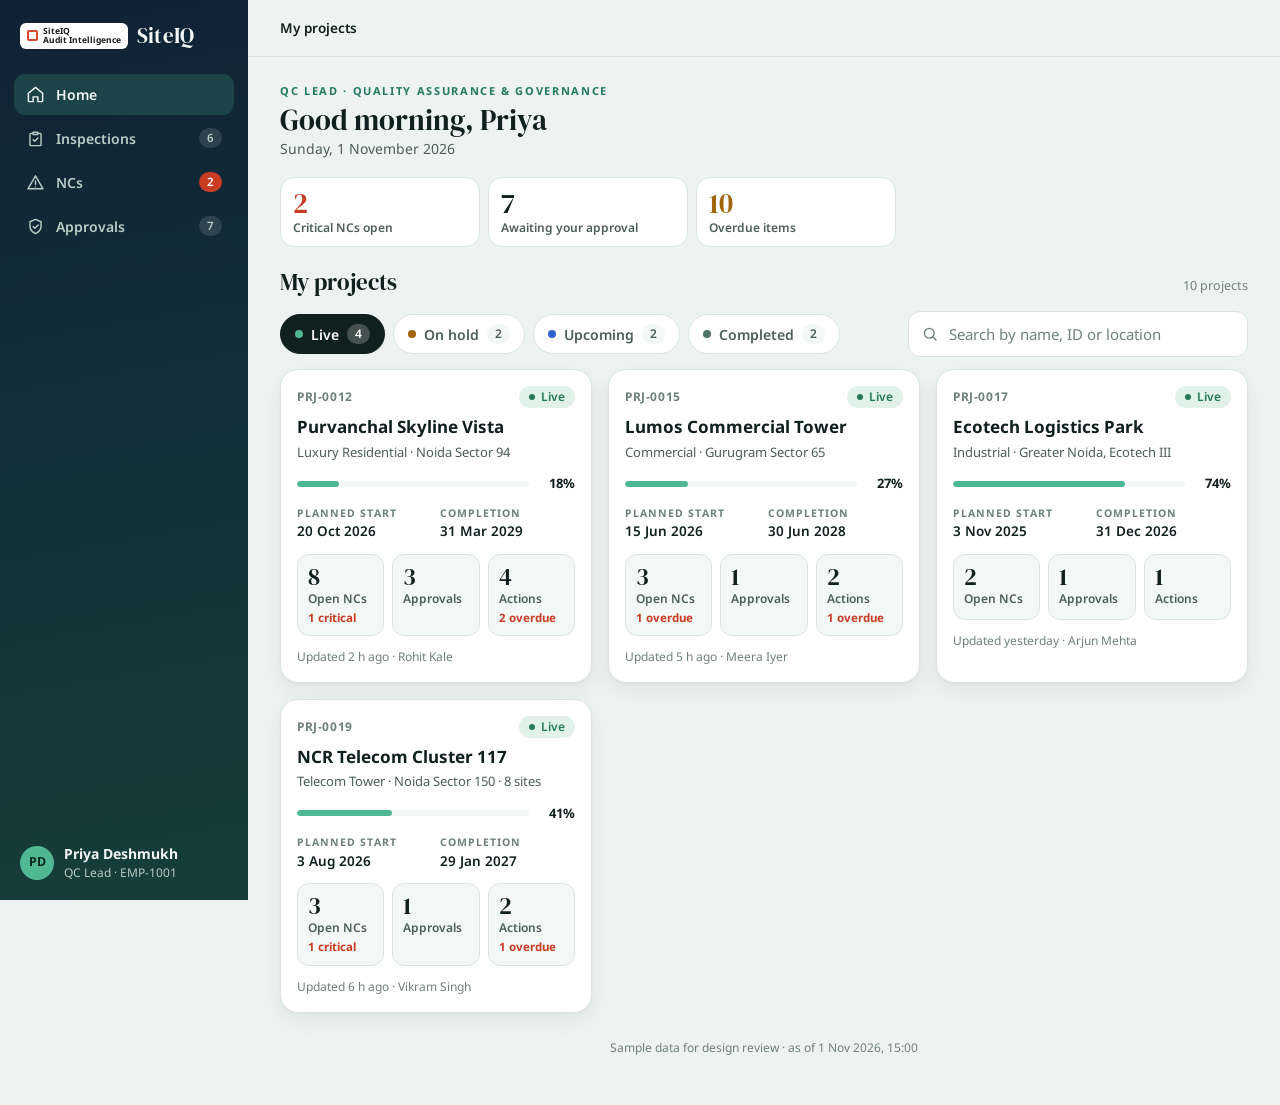
<file: SiteIQ_QC_Lead_Dashboard.html>
<!doctype html><html><head><meta charset=utf8><meta name=viewport content="width=device-width,initial-scale=1,viewport-fit=cover"><style>:root{color-scheme:light;box-sizing:border-box;padding-top:env(safe-area-inset-top,0px);padding-bottom:env(safe-area-inset-bottom,0px)}html{scroll-padding-top:env(safe-area-inset-top,0px)}body{margin:0;padding:0;font:14px -apple-system,BlinkMacSystemFont,sans-serif;background:#fff;color:#000}img{max-width:100%}[hidden]:not([hidden=until-found i]){display:none!important}</style></head><body>
<title>SiteIQ QC Lead Dashboard</title>
<meta name="claude:viewport-fit-sides" content="cover">
<link rel="preconnect" href="https://fonts.googleapis.com">
<link rel="preconnect" href="https://fonts.gstatic.com" crossorigin>
<link rel="stylesheet" href="https://fonts.googleapis.com/css2?family=DM+Serif+Display&family=Noto+Sans:wght@400;500;600;700&display=swap">
<style>
/* Layout: mobile-first single column — dark navy-teal top bar, project cards, bottom nav; desktop adds a dark sidebar and a card grid. Detail lives in bottom sheets (mobile) / side panel (desktop). */
:root{
  --bg:#EDF3F0; --surface:#FFFFFF; --surface-2:#F3F7F5; --ink:#10201E; --ink-2:#4D5E5A; --ink-3:#6F807B; --line:#DAE5E0;
  --band-1:#0F2236; --band-2:#163E39; --band-ink:#F2F7F5; --band-ink-2:#B9CCC6; --band-line:rgba(255,255,255,.15);
  --mint:#4FB892; --mint-ink:#257A5B; --mint-soft:#E0F2EA; --on-mint:#0B2A21;
  --crit:#C93C24; --crit-soft:#FBE5E0; --major:#A0650B; --major-soft:#FBEFD9; --minor:#2F62CC; --minor-soft:#E3EBFB; --ofi:#4F7468; --ofi-soft:#E4EEEA;
  --st-live:var(--mint); --st-hold:var(--major); --st-upcoming:var(--minor); --st-completed:var(--ofi);
  --scrim:rgba(6,16,14,.48); --shadow:0 1px 2px rgba(16,32,30,.05),0 8px 24px rgba(16,32,30,.06);
  --photo-1:#7C8683; --photo-2:#AAB1AD; --photo-3:#6A7370; --stamp-bg:rgba(0,0,0,.58); --stamp-ink:#FFFFFF;
  --font-display:"DM Serif Display", Georgia, "Times New Roman", serif;
  --font-body:"Noto Sans", system-ui, -apple-system, "Segoe UI", sans-serif;
  --side:248px; --ease:cubic-bezier(.2,.8,.2,1);
}
@media (prefers-color-scheme: dark){ :root:not([data-theme="light"]){
  --bg:#0A1412; --surface:#11201D; --surface-2:#172925; --ink:#E5EEEB; --ink-2:#A6B8B3; --ink-3:#869994; --line:#25413C;
  --band-1:#0A1828; --band-2:#12332F; --band-ink:#F2F7F5; --band-ink-2:#B9CCC6; --band-line:rgba(255,255,255,.13);
  --mint:#5CCB9F; --mint-ink:#72D8AE; --mint-soft:#15382E; --on-mint:#0B2A21;
  --crit:#F27058; --crit-soft:#3B1C16; --major:#E6A84A; --major-soft:#392A13; --minor:#7A9DF0; --minor-soft:#1A2744; --ofi:#94B7AB; --ofi-soft:#1B302A;
  --scrim:rgba(0,0,0,.6); --shadow:0 1px 2px rgba(0,0,0,.35); color-scheme:dark; } }
:root[data-theme="dark"]{
  --bg:#0A1412; --surface:#11201D; --surface-2:#172925; --ink:#E5EEEB; --ink-2:#A6B8B3; --ink-3:#869994; --line:#25413C;
  --band-1:#0A1828; --band-2:#12332F; --band-ink:#F2F7F5; --band-ink-2:#B9CCC6; --band-line:rgba(255,255,255,.13);
  --mint:#5CCB9F; --mint-ink:#72D8AE; --mint-soft:#15382E; --on-mint:#0B2A21;
  --crit:#F27058; --crit-soft:#3B1C16; --major:#E6A84A; --major-soft:#392A13; --minor:#7A9DF0; --minor-soft:#1A2744; --ofi:#94B7AB; --ofi-soft:#1B302A;
  --scrim:rgba(0,0,0,.6); --shadow:0 1px 2px rgba(0,0,0,.35); color-scheme:dark; }

*{box-sizing:border-box}
html.locked{overflow:hidden}
body{background:var(--bg);color:var(--ink);font-family:var(--font-body);font-size:14px;line-height:1.5;-webkit-font-smoothing:antialiased}
body::before{content:"";position:fixed;inset:0 0 auto;height:env(safe-area-inset-top,0px);z-index:10;background:var(--band-1)}
button{font:inherit;color:inherit;background:none;border:0;padding:0;margin:0;cursor:pointer;text-align:inherit}
:focus-visible{outline:2px solid var(--mint);outline-offset:2px;border-radius:8px}
h1,h2,h3,p{margin:0}
.num{font-variant-numeric:tabular-nums}
.serif{font-family:var(--font-display);font-weight:400}
.eyebrow{font-size:11px;font-weight:700;letter-spacing:.15em;text-transform:uppercase;color:var(--mint-ink)}
.muted{color:var(--ink-3);font-size:12.5px}
svg{flex-shrink:0}

/* Top bar */
.top{position:sticky;top:env(safe-area-inset-top,0px);z-index:8;background:linear-gradient(100deg,var(--band-1),var(--band-2));color:var(--band-ink);
  padding-left:max(16px,env(safe-area-inset-left,0px));padding-right:max(16px,env(safe-area-inset-right,0px))}
.top-in{display:flex;align-items:center;gap:8px;min-height:56px}
.brand{display:flex;align-items:center;gap:9px}
.logo-chip{background:#fff;border-radius:6px;padding:4px 7px;display:flex;align-items:center;gap:5px}
.logo-chip b{width:11px;height:11px;border:2.5px solid #D9472E;border-radius:2px;display:block}
.logo-chip span{font-size:8.5px;line-height:1.05;color:#1b1b1b;font-weight:700}
.wordmark{font-family:var(--font-display);font-size:21px;letter-spacing:.01em}
.tt{min-width:0;flex:1;line-height:1.25}
.tt .c{font-size:11.5px;color:var(--band-ink-2);white-space:nowrap;overflow:hidden;text-overflow:ellipsis}
.tt .t{font-weight:700;font-size:15.5px;white-space:nowrap;overflow:hidden;text-overflow:ellipsis}
.spacer{flex:1}
.crumbs{display:none}
.icon-btn{width:40px;height:40px;border-radius:12px;display:grid;place-items:center;flex-shrink:0}
.top .icon-btn:hover{background:rgba(255,255,255,.1)}
.avatar{width:34px;height:34px;border-radius:50%;background:var(--mint);color:var(--on-mint);display:grid;place-items:center;font-weight:700;font-size:12.5px;flex-shrink:0}

/* Sidebar (desktop only) */
.side{display:none}

/* Main */
main{padding-left:max(16px,env(safe-area-inset-left,0px));padding-right:max(16px,env(safe-area-inset-right,0px));padding-block:18px calc(96px + env(safe-area-inset-bottom,0px))}
.view{max-width:1180px;margin:0 auto;display:flex;flex-direction:column;gap:18px}
.view.enter{animation:rise .24s var(--ease)}
@keyframes rise{from{opacity:.35;transform:translateY(8px)}to{opacity:1;transform:none}}

/* Bottom nav */
.bnav{position:fixed;left:0;right:0;bottom:0;z-index:8;background:var(--surface);border-top:1px solid var(--line);display:grid;grid-template-columns:repeat(4,1fr);
  padding:6px max(16px,env(safe-area-inset-right,0px)) calc(6px + env(safe-area-inset-bottom,0px)) max(16px,env(safe-area-inset-left,0px))}
.bn{display:flex;flex-direction:column;align-items:center;gap:3px;padding:4px 0;font-size:11.5px;font-weight:600;color:var(--ink-3);position:relative;min-height:52px;text-align:center}
.bn-ic{width:52px;height:30px;border-radius:15px;display:grid;place-items:center;transition:background-color .2s}
.bn[aria-current="page"]{color:var(--ink)}
.bn[aria-current="page"] .bn-ic{background:var(--mint-soft);color:var(--mint-ink)}
.bn .cnt{position:absolute;top:0;left:calc(50% + 10px);background:var(--crit);color:#fff;border-radius:999px;font-size:10.5px;font-weight:700;min-width:18px;line-height:17px;padding:0 5px}

/* Home */
.hello h1{font-family:var(--font-display);font-weight:400;font-size:29px;line-height:1.12;margin-top:4px;text-wrap:balance}
.hello p{color:var(--ink-2);margin-top:2px}
.sum{display:grid;grid-template-columns:repeat(3,minmax(0,1fr));gap:8px}
.sum-btn{background:var(--surface);border:1px solid var(--line);border-radius:14px;padding:11px 12px;display:flex;flex-direction:column;gap:3px;min-height:70px;transition:border-color .15s}
.sum-btn:hover{border-color:var(--mint)}
.sum-btn .v{font-family:var(--font-display);font-size:28px;line-height:1}
.sum-btn .l{font-size:12px;color:var(--ink-2);font-weight:600;line-height:1.25}
.sum-btn.crit .v{color:var(--crit)} .sum-btn.warn .v{color:var(--major)}
.resume{display:flex;align-items:center;gap:12px;background:var(--surface);border:1px solid var(--line);border-radius:14px;padding:12px 14px;width:100%}
.resume .rt{flex:1;min-width:0}
.resume .rt b{display:block;white-space:nowrap;overflow:hidden;text-overflow:ellipsis}
.resume .ri{width:34px;height:34px;border-radius:10px;background:var(--mint-soft);color:var(--mint-ink);display:grid;place-items:center}
.sec-head{display:flex;align-items:baseline;justify-content:space-between;gap:12px}
.sec-head h2{font-family:var(--font-display);font-weight:400;font-size:23px}
.projects{display:flex;flex-direction:column;gap:12px}
.proj-tools{display:flex;flex-direction:column;gap:10px}
.search{display:flex;align-items:center;gap:8px;background:var(--surface);border:1px solid var(--line);border-radius:12px;padding:0 12px;height:46px;color:var(--ink-3)}
.search:focus-within{border-color:var(--mint)}
.search input{flex:1;min-width:0;border:0;background:transparent;font:inherit;font-size:15px;color:var(--ink);outline:none;height:100%}
.search input::placeholder{color:var(--ink-3)}
.cats{display:flex;gap:8px;overflow-x:auto;scrollbar-width:none;margin-inline:-16px;padding:2px 16px;scroll-snap-type:x proximity}
.cats::-webkit-scrollbar{display:none}
.cat{flex-shrink:0;scroll-snap-align:start;display:flex;gap:8px;align-items:center;height:40px;padding:0 14px;border-radius:999px;border:1px solid var(--line);background:var(--surface);font-weight:600;color:var(--ink-2);white-space:nowrap;transition:background-color .15s,color .15s}
.cat i{width:8px;height:8px;border-radius:50%;background:var(--st)}
.cat .n{font-size:12px;background:var(--surface-2);border-radius:999px;padding:0 8px;line-height:20px}
.cat[aria-selected="true"]{background:var(--ink);color:var(--surface);border-color:var(--ink)}
.cat[aria-selected="true"] .n{background:color-mix(in srgb,var(--surface) 22%,transparent)}
.cards{display:grid;grid-template-columns:minmax(0,1fr);gap:12px}

/* Project card */
.card{position:relative;background:var(--surface);border:1px solid var(--line);border-radius:18px;padding:16px;display:flex;flex-direction:column;gap:12px;box-shadow:var(--shadow);transition:border-color .15s,transform .15s}
.card:hover{border-color:color-mix(in srgb,var(--mint) 60%,var(--line))}
.card:has(.stretch:focus-visible){outline:2px solid var(--mint);outline-offset:2px}
.card-top{display:flex;justify-content:space-between;align-items:center;gap:8px}
.code{font-size:12px;color:var(--ink-3);font-weight:700;letter-spacing:.05em}
.card h3{font-size:17px;line-height:1.3;font-weight:700;margin-top:-4px}
.stretch:focus-visible{outline:none}
.stretch::after{content:"";position:absolute;inset:0;border-radius:18px}
.card-sub{margin-top:-8px;color:var(--ink-2);font-size:13px}
.pill{display:inline-flex;align-items:center;gap:6px;border-radius:999px;padding:2px 10px;font-size:12px;font-weight:600;white-space:nowrap}
.pill::before{content:"";width:6px;height:6px;border-radius:50%;background:currentColor}
.st-live{color:var(--mint-ink);background:var(--mint-soft)} .st-hold{color:var(--major);background:var(--major-soft)}
.st-upcoming{color:var(--minor);background:var(--minor-soft)} .st-completed{color:var(--ofi);background:var(--ofi-soft)}
.prog{display:flex;align-items:center;gap:10px}
.bar{flex:1;height:6px;border-radius:999px;background:var(--surface-2);overflow:hidden}
.bar i{display:block;height:100%;background:var(--mint);border-radius:999px}
.prog b{font-size:13px;min-width:36px;text-align:right}
.dates{display:grid;grid-template-columns:1fr 1fr;gap:8px;margin:0}
dt{font-size:10.5px;letter-spacing:.1em;text-transform:uppercase;color:var(--ink-3);font-weight:700}
dd{margin:0;font-weight:600;font-size:13.5px}
.note{font-size:13px;border-radius:10px;padding:8px 11px;color:var(--ink);line-height:1.4}
.note b{font-weight:700}
.note.hold{background:var(--major-soft)} .note.hold b{color:var(--major)}
.note.up{background:var(--minor-soft)} .note.up b{color:var(--minor)}
.note.done{background:var(--ofi-soft)} .note.done b{color:var(--ofi)}
.metrics{position:relative;z-index:1;display:grid;grid-template-columns:repeat(3,minmax(0,1fr));gap:8px}
.metric{background:var(--surface-2);border:1px solid var(--line);border-radius:12px;padding:9px 10px;display:flex;flex-direction:column;gap:1px;min-height:66px;transition:border-color .15s,background-color .15s}
.metric:hover{border-color:var(--mint);background:var(--surface)}
.metric .v{font-family:var(--font-display);font-size:24px;line-height:1.05}
.metric .l{font-size:12px;color:var(--ink-2);font-weight:600}
.metric .s{font-size:11.5px;font-weight:700;color:var(--crit)}
.metric.zero .v{color:var(--ink-3)}
.updated{font-size:12px;color:var(--ink-3)}
.empty{background:var(--surface);border:1px dashed var(--line);border-radius:14px;padding:22px;text-align:center;color:var(--ink-2)}

/* Rows */
.rows{background:var(--surface);border:1px solid var(--line);border-radius:14px;overflow:hidden}
.row{display:flex;align-items:center;gap:10px;width:100%;padding:12px 12px 12px 16px;border-bottom:1px solid var(--line);position:relative;color:var(--ink);transition:background-color .15s}
.row:last-child{border-bottom:0}
.row:hover{background:var(--surface-2)}
.row::before{content:"";position:absolute;left:0;top:12px;bottom:12px;width:3px;border-radius:0 3px 3px 0;background:var(--sev,transparent)}
.row svg{color:var(--ink-3)}
.rc{display:flex;flex-direction:column;gap:2px;min-width:0;flex:1}
.r1{font-size:12px;color:var(--ink-3);font-weight:600;display:flex;gap:6px;flex-wrap:wrap;align-items:center}
.r2{font-weight:600;font-size:14px;line-height:1.35}
.r3{font-size:12.5px;color:var(--ink-2)}
.r4{display:flex;gap:6px;flex-wrap:wrap;margin-top:3px}
.late{color:var(--crit);font-weight:700}
.sev{font-size:11px;font-weight:700;border-radius:6px;padding:0 7px;line-height:18px}
.sev-critical{color:var(--crit);background:var(--crit-soft)} .sev-major{color:var(--major);background:var(--major-soft)}
.sev-minor{color:var(--minor);background:var(--minor-soft)} .sev-ofi{color:var(--ofi);background:var(--ofi-soft)}
.stt{font-size:11.5px;font-weight:600;padding:0 9px;line-height:20px;border-radius:999px;background:var(--surface-2);color:var(--ink-2);border:1px solid var(--line)}
.stt.bad{background:var(--crit-soft);color:var(--crit);border-color:transparent}
.stt.good{background:var(--mint-soft);color:var(--mint-ink);border-color:transparent}
.stt.info{background:var(--minor-soft);color:var(--minor);border-color:transparent}

/* Project workspace */
.phero{border-radius:20px;padding:18px;color:var(--band-ink);display:flex;flex-direction:column;gap:12px;
  background:radial-gradient(380px 220px at 100% 0%,rgba(79,184,146,.3),transparent 70%),linear-gradient(125deg,var(--band-1),var(--band-2))}
.phero .code{color:var(--band-ink-2)}
.phero h1{font-family:var(--font-display);font-weight:400;font-size:27px;line-height:1.12;text-wrap:balance}
.phero .sub{color:var(--band-ink-2);font-size:13px;margin-top:-6px}
.phero .bar{background:rgba(255,255,255,.14)}
.phero dt{color:var(--band-ink-2)}
.phero .updated{color:var(--band-ink-2)}
.ptabs{display:flex;gap:4px;overflow-x:auto;scrollbar-width:none;background:var(--surface);border:1px solid var(--line);border-radius:14px;padding:4px}
.ptabs::-webkit-scrollbar{display:none}
.ptab{flex:1 0 auto;padding:9px 12px;border-radius:10px;font-weight:600;color:var(--ink-2);font-size:13.5px;white-space:nowrap;text-align:center;transition:background-color .15s,color .15s}
.ptab .n{font-size:11.5px;margin-left:4px;opacity:.75}
.ptab[aria-selected="true"]{background:var(--ink);color:var(--surface)}
.block{display:flex;flex-direction:column;gap:10px}
.block-h{display:flex;align-items:baseline;justify-content:space-between;gap:10px}
.block-h h2{font-size:11.5px;font-weight:700;letter-spacing:.14em;text-transform:uppercase;color:var(--ink-3)}
.link{color:var(--mint-ink);font-weight:700;font-size:13px}
.pipe{display:grid;grid-template-columns:repeat(5,minmax(0,1fr));gap:6px}
.pipe button{background:var(--surface);border:1px solid var(--line);border-radius:12px;padding:10px 8px;display:flex;flex-direction:column;gap:2px;transition:border-color .15s}
.pipe button:hover{border-color:var(--mint)}
.pipe .v{font-family:var(--font-display);font-size:22px;line-height:1}
.pipe .l{font-size:11px;color:var(--ink-2);font-weight:600;line-height:1.2}
.pipe .hot{border-color:var(--mint);background:var(--mint-soft)}
.chips{display:flex;gap:6px;overflow-x:auto;scrollbar-width:none;padding-bottom:2px}
.chips::-webkit-scrollbar{display:none}
.chip{flex-shrink:0;height:34px;padding:0 13px;border-radius:999px;border:1px solid var(--line);background:var(--surface);font-weight:600;font-size:13px;color:var(--ink-2);white-space:nowrap}
.chip[aria-pressed="true"]{background:var(--mint-soft);border-color:var(--mint);color:var(--mint-ink)}
.seg{display:grid;grid-template-columns:1fr 1fr;gap:8px}
.seg button{border:1px solid var(--line);border-radius:12px;padding:10px 12px;background:var(--surface);display:flex;flex-direction:column}
.seg button[aria-pressed="true"]{border-color:var(--mint);background:var(--mint-soft)}
.seg .v{font-family:var(--font-display);font-size:24px;line-height:1.05}
.seg .l{font-size:12px;color:var(--ink-2);font-weight:600}

/* Detail pages */
.dhead{display:flex;flex-direction:column;gap:8px}
.dhead .tags{display:flex;gap:6px;flex-wrap:wrap;align-items:center}
.dhead h1{font-family:var(--font-display);font-weight:400;font-size:27px;line-height:1.15;text-wrap:balance}
.ctxlink{display:inline-flex;align-items:center;gap:6px;align-self:flex-start;font-size:13px;font-weight:600;color:var(--mint-ink);background:var(--mint-soft);border-radius:999px;padding:4px 12px}
.facts{display:grid;grid-template-columns:repeat(2,minmax(0,1fr));gap:14px 16px;background:var(--surface);border:1px solid var(--line);border-radius:14px;padding:16px;margin:0}
.facts dd{overflow-wrap:anywhere}
.actions{display:flex;gap:8px;flex-wrap:wrap}
.btn{height:46px;padding:0 18px;border-radius:12px;font-weight:700;display:inline-flex;align-items:center;justify-content:center;gap:8px;flex:1 1 140px;transition:filter .15s,border-color .15s}
.btn.primary{background:var(--mint);color:var(--on-mint)}
.btn.primary:hover{filter:brightness(1.06)}
.btn.ghost{border:1px solid var(--line);background:var(--surface);color:var(--ink)}
.btn.ghost:hover{border-color:var(--mint)}
.panel{background:var(--surface);border:1px solid var(--line);border-radius:14px;padding:16px;display:flex;flex-direction:column;gap:12px}
.photos{display:grid;grid-template-columns:1fr 1fr;gap:10px}
.photo{margin:0;aspect-ratio:4/3;max-width:100%;border-radius:12px;position:relative;overflow:hidden;
  background:radial-gradient(circle at 20% 30%,var(--photo-3) 0 2px,transparent 3px) 0 0/13px 13px,radial-gradient(circle at 70% 60%,var(--photo-2) 0 1.5px,transparent 2.5px) 0 0/9px 9px,linear-gradient(140deg,var(--photo-1),var(--photo-2) 55%,var(--photo-3))}
.photo.after{background:linear-gradient(90deg,transparent 47%,var(--photo-3) 47% 53%,transparent 53%) 0 0/100% 100%,radial-gradient(circle at 50% 40%,var(--photo-2) 0 1px,transparent 2px) 0 0/7px 7px,linear-gradient(140deg,var(--photo-2),var(--photo-1))}
.ptag{position:absolute;top:8px;left:8px;background:var(--stamp-bg);color:var(--stamp-ink);font-size:11px;font-weight:700;border-radius:6px;padding:2px 8px}
.stamp{position:absolute;left:0;right:0;bottom:0;padding:6px 8px;background:var(--stamp-bg);color:var(--stamp-ink);font-size:10.5px;line-height:1.35;font-variant-numeric:tabular-nums}
.tl{list-style:none;margin:0;padding:0;display:flex;flex-direction:column}
.tl li{position:relative;padding:0 0 16px 24px}
.tl li::before{content:"";position:absolute;left:0;top:5px;width:11px;height:11px;border-radius:50%;border:2px solid var(--mint);background:var(--surface)}
.tl li::after{content:"";position:absolute;left:5.5px;top:18px;bottom:2px;width:2px;background:var(--line)}
.tl li:last-child{padding-bottom:0}
.tl li:last-child::after{display:none}
.tl li:last-child::before{background:var(--mint)}
.tl .w{font-weight:600}
.tl .m{font-size:12.5px;color:var(--ink-2)}
.tl .d{font-size:12px;color:var(--ink-3)}
.stack{display:flex;height:10px;border-radius:999px;overflow:hidden;background:var(--surface-2)}
.stack i{display:block;height:100%}
.legend{display:flex;flex-wrap:wrap;gap:4px 14px;font-size:12.5px;color:var(--ink-2)}
.legend span::before{content:"";display:inline-block;width:8px;height:8px;border-radius:2px;margin-right:6px;background:var(--dot)}
.lh{display:flex;flex-direction:column;gap:2px}
.lh h1{font-family:var(--font-display);font-weight:400;font-size:28px;line-height:1.1}
.ctxchip{display:inline-flex;align-items:center;gap:6px;height:34px;padding:0 12px;border-radius:999px;border:1px solid var(--line);background:var(--surface);font-weight:600;font-size:13px;align-self:flex-start;max-width:100%}
.ctxchip.on{background:var(--mint-soft);border-color:var(--mint);color:var(--mint-ink)}
.ctxchip span{white-space:nowrap;overflow:hidden;text-overflow:ellipsis;min-width:0}

/* Sheet */
.scrim{position:fixed;inset:0;background:var(--scrim);opacity:0;pointer-events:none;transition:opacity .25s;z-index:20}
.scrim.open{opacity:1;pointer-events:auto}
.sheet{position:fixed;left:0;right:0;bottom:0;z-index:21;max-height:86dvh;background:var(--bg);border-radius:22px 22px 0 0;display:flex;flex-direction:column;
  padding:0 max(16px,env(safe-area-inset-right,0px)) calc(14px + env(safe-area-inset-bottom,0px)) max(16px,env(safe-area-inset-left,0px));
  transform:translateY(105%);transition:transform .3s var(--ease);box-shadow:0 -10px 40px rgba(0,0,0,.18);visibility:hidden}
.sheet.open{transform:none;visibility:visible}
.grab{padding:10px 0 6px;cursor:grab;touch-action:none;display:flex;justify-content:center}
.grab span{width:40px;height:5px;border-radius:3px;background:var(--line)}
.sheet-head{display:flex;align-items:flex-start;justify-content:space-between;gap:12px;padding:2px 0 12px}
.sheet-head h2{font-family:var(--font-display);font-weight:400;font-size:23px;line-height:1.15}
.sheet-head .icon-btn{background:var(--surface);border:1px solid var(--line)}
.sheet-body{overflow-y:auto;overscroll-behavior:contain;flex:1;min-height:0;display:flex;flex-direction:column;gap:12px;padding-bottom:4px}
.sheet-foot{padding-top:12px}
.sheet-foot:empty{display:none}
.sub-h{font-size:11px;font-weight:700;letter-spacing:.13em;text-transform:uppercase;color:var(--ink-3);margin-top:4px}

.toast{position:fixed;left:50%;bottom:calc(92px + env(safe-area-inset-bottom,0px));transform:translateX(-50%);background:var(--ink);color:var(--surface);padding:10px 16px;border-radius:12px;font-size:13.5px;font-weight:600;box-shadow:var(--shadow);z-index:30;max-width:calc(100% - 32px)}
.sample{font-size:12px;color:var(--ink-3);text-align:center;margin-top:8px}

@media (min-width:640px){
  .cards{grid-template-columns:repeat(2,minmax(0,1fr))}
  .sum{grid-template-columns:repeat(3,minmax(0,200px))}
}
@media (min-width:960px){
  .side{display:flex;flex-direction:column;gap:22px;position:fixed;top:0;bottom:0;left:0;width:var(--side);z-index:9;color:var(--band-ink);
    background:linear-gradient(170deg,var(--band-1),var(--band-2));padding:20px 14px calc(18px + env(safe-area-inset-bottom,0px)) max(14px,env(safe-area-inset-left,0px));overflow-y:auto}
  .side .brand{padding:0 6px}
  .snav{display:flex;flex-direction:column;gap:3px}
  .sn{display:flex;align-items:center;gap:11px;padding:10px 12px;border-radius:11px;color:var(--band-ink-2);font-weight:600;transition:background-color .15s,color .15s}
  .sn:hover{background:rgba(255,255,255,.08);color:var(--band-ink)}
  .sn[aria-current="page"]{background:rgba(79,184,146,.2);color:var(--band-ink)}
  .sn .cnt{margin-left:auto;font-size:11.5px;background:rgba(255,255,255,.12);border-radius:999px;padding:0 8px;line-height:20px}
  .sn .cnt.hot{background:var(--crit);color:#fff}
  .sctx{border:1px solid var(--band-line);border-radius:12px;padding:12px;display:flex;flex-direction:column;gap:8px}
  .sctx .lbl{font-size:10.5px;letter-spacing:.14em;text-transform:uppercase;color:var(--band-ink-2);font-weight:700}
  .sctx .nm{font-weight:600;text-align:left;line-height:1.35}
  .sctx .nm:hover{color:var(--mint)}
  .sctx .clr{font-size:12px;color:var(--band-ink-2);text-align:left}
  .sctx .clr:hover{color:var(--band-ink)}
  .suser{margin-top:auto;display:flex;gap:10px;align-items:center;padding:0 6px}
  .suser small{display:block;color:var(--band-ink-2);font-size:12px}
  .shell{margin-left:var(--side)}
  .top{background:color-mix(in srgb,var(--bg) 90%,transparent);backdrop-filter:blur(8px);color:var(--ink);border-bottom:1px solid var(--line);padding-left:32px;padding-right:max(32px,env(safe-area-inset-right,0px))}
  .top .brand,.top .tt,.top .avatar{display:none}
  .top .icon-btn:hover{background:var(--surface-2)}
  .crumbs{display:flex;align-items:center;gap:6px;min-width:0;font-size:13.5px;color:var(--ink-3);white-space:nowrap;overflow:hidden}
  .crumbs button:hover{color:var(--mint-ink)}
  .crumbs [aria-current]{color:var(--ink);font-weight:600;overflow:hidden;text-overflow:ellipsis}
  main{padding-left:32px;padding-right:max(32px,env(safe-area-inset-right,0px));padding-block:26px 48px}
  .bnav{display:none}
  .toast{bottom:28px}
  .cards{grid-template-columns:repeat(auto-fill,minmax(310px,1fr));gap:16px}
  .proj-tools{flex-direction:row;align-items:center;justify-content:space-between}
  .search{width:340px;order:2}
  .cats{margin-inline:0;padding-inline:0}
  .facts{grid-template-columns:repeat(3,minmax(0,1fr))}
  .actions .btn{flex:0 0 auto}
  .detail{display:grid;grid-template-columns:minmax(0,1.4fr) minmax(0,1fr);gap:18px;align-items:start}
  .detail > div{display:flex;flex-direction:column;gap:18px;min-width:0}
  .sheet{top:0;left:auto;right:0;bottom:0;width:440px;max-height:none;border-radius:20px 0 0 20px;transform:translateX(105%);
    padding:calc(18px + env(safe-area-inset-top,0px)) max(22px,env(safe-area-inset-right,0px)) calc(18px + env(safe-area-inset-bottom,0px)) 22px}
  .grab{display:none}
}
@media (min-width:1280px){ .view.wide{max-width:1240px} }
@media (prefers-reduced-motion:reduce){ .view.enter{animation:none} .sheet,.scrim{transition:none} }
</style>

<aside class="side" id="side" aria-label="Main navigation"></aside>
<div class="shell">
  <header class="top">
    <div class="top-in">
      <button class="icon-btn" id="backBtn" type="button" data-back aria-label="Back" hidden></button>
      <div class="brand" id="brand"><span class="logo-chip" aria-label="SiteIQ Platform"><b></b><span>SiteIQ<br>Audit Intelligence</span></span><span class="wordmark">SiteIQ</span></div>
      <div class="tt" id="tt" hidden><div class="c" id="ttC"></div><div class="t" id="ttT"></div></div>
      <nav class="crumbs" id="crumbs" aria-label="Breadcrumb"></nav>
      <span class="spacer"></span>
      <button class="avatar" type="button" data-soon="Profile and settings" aria-label="Priya Deshmukh, QC Lead">PD</button>
    </div>
  </header>
  <main><div class="view" id="view"></div></main>
</div>
<nav class="bnav" id="bnav" aria-label="Primary"></nav>

<div class="scrim" id="scrim"></div>
<section class="sheet" id="sheet" role="dialog" aria-modal="true" aria-labelledby="sheetT" inert>
  <div class="grab" id="grab"><span></span></div>
  <header class="sheet-head"><div><div class="eyebrow" id="sheetE"></div><h2 id="sheetT"></h2></div><button class="icon-btn" id="sheetX" type="button" aria-label="Close"></button></header>
  <div class="sheet-body" id="sheetB"></div>
  <footer class="sheet-foot" id="sheetF"></footer>
</section>
<div class="toast" id="toast" hidden role="status" aria-live="polite"></div>

<script>
/* ---------- time helpers (sample data is anchored to 1 Nov 2026, 15:00) ---------- */
const TODAY = new Date(2026,10,1,15,0), TD = Date.UTC(2026,10,1), TODAY_ISO = '2026-11-01';
const MON = ['Jan','Feb','Mar','Apr','May','Jun','Jul','Aug','Sep','Oct','Nov','Dec'];
const parts = s => s.slice(0,10).split('-').map(Number);
const d0 = s => { const [y,m,d] = parts(s); return Date.UTC(y,m-1,d); };
const ago = s => Math.round((TD - d0(s)) / 864e5);
const fmt = (s, yr = true) => { const [y,m,d] = parts(s); return `${d} ${MON[m-1]}${yr ? ' ' + y : ''}`; };
const local = s => { const [a,b='00:00'] = s.split('T'); const [y,m,d] = a.split('-').map(Number); const [h,mi] = b.split(':').map(Number); return new Date(y,m-1,d,h,mi); };
const rel = s => { const mins = Math.round((TODAY - local(s)) / 6e4); if (mins < 60) return `${Math.max(1,mins)} min ago`; if (ago(s) === 0) return `${Math.round(mins/60)} h ago`; if (ago(s) === 1) return 'yesterday'; return `${ago(s)} d ago`; };
const addDays = (s,k) => new Date(d0(s) + k*864e5).toISOString().slice(0,10);
const esc = s => String(s).replace(/[&<>"']/g, c => ({'&':'&amp;','<':'&lt;','>':'&gt;','"':'&quot;',"'":'&#39;'}[c]));

/* ---------- icons ---------- */
const IC = {
  home:'M3 10.5 12 3l9 7.5V20a1 1 0 0 1-1 1h-5v-6H9v6H4a1 1 0 0 1-1-1z',
  ins:'M9 4h6v3H9zM8 5.5H6a1 1 0 0 0-1 1V20a1 1 0 0 0 1 1h12a1 1 0 0 0 1-1V6.5a1 1 0 0 0-1-1h-2M9 13.5l2 2 4-4',
  nc:'M12 3.5 2.5 20h19zM12 10v4.5M12 17.5h.01',
  ap:'M12 3l7 3v5.5c0 4.4-3 7.8-7 9.5-4-1.7-7-5.1-7-9.5V6zM9 12l2.2 2.2L15.5 10',
  search:'M11 4.5a6.5 6.5 0 1 0 0 13 6.5 6.5 0 0 0 0-13zM20 20l-4.2-4.2',
  back:'M15 5l-7 7 7 7', close:'M6 6l12 12M18 6 6 18', chev:'M9.5 6l6 6-6 6',
  down:'M6 9.5l6 6 6-6', clock:'M12 7v5l3 2M12 3.5a8.5 8.5 0 1 0 0 17 8.5 8.5 0 0 0 0-17z'
};
const ico = (k, s = 20) => `<svg viewBox="0 0 24 24" width="${s}" height="${s}" fill="none" stroke="currentColor" stroke-width="1.8" stroke-linecap="round" stroke-linejoin="round" aria-hidden="true"><path d="${IC[k]}"/></svg>`;

/* ---------- sample data ---------- */
const N = (code,title,sev,zone,trade,assigned,raised,due,status,by,closed) => ({code,title,sev,zone,trade,assigned,raised,due,status,by,closed:closed||null,log:[]});
const A = (code,kind,title,by,at,ref={}) => ({code,kind,title,by,at,...ref});
const T = (title,detail,due,target) => ({title,detail,due,target});
const I = (code,title,zone,tpl,eng,due,status,res) => ({code,title,zone,tpl,eng,due,status,res:res||null});
const ENG = ['Rohit Kale','Anjali Rao','Vikram Singh','Meera Iyer','Arjun Mehta'];

const P = [
 { id:'psv', code:'PRJ-0012', name:'Purvanchal Skyline Vista', type:'Luxury Residential', loc:'Noida Sector 94', geo:'28.5383° N, 77.3720° E', status:'live', progress:18, start:'2026-10-20', end:'2029-03-31', upd:['2026-11-01T13:10','Rohit Kale'],
   ncs:[
    N('NC-0012-0078','Honeycombing at column C7 to beam junction','critical','T3 · Floor 7','RCC','Shree Ram Constructions','2026-10-21','2026-10-24','Assigned','Vikram Singh'),
    N('NC-0012-0081','Cover blocks missing under slab bottom rebar','major','T3 · Floor 8','RCC','Shree Ram Constructions','2026-10-27','2026-11-03','Rectification submitted','Rohit Kale'),
    N('NC-0012-0084','Waterproofing lap under 100 mm at sunken slab','major','T2 · Floor 4','Waterproofing','AquaSeal Systems','2026-10-19','2026-10-26','Reopened','Anjali Rao'),
    N('NC-0012-0074','Shear wall plumb deviation 9 mm over 3 m','major','T1 · Floor 10','RCC','Shree Ram Constructions','2026-10-08','2026-10-15','Under verification','Vikram Singh'),
    N('NC-0012-0071','Rebar lap length short at beam B12','major','T3 · Floor 6','RCC','Shree Ram Constructions','2026-10-12','2026-10-19','Under verification','Rohit Kale'),
    N('NC-0012-0086','Blockwork joints thicker than 12 mm','minor','T2 · Floor 5','Masonry','Shree Ram Constructions','2026-10-24','2026-11-08','Assigned','Anjali Rao'),
    N('NC-0012-0089','Conduit not clamped before plastering','minor','T1 · Floor 11','Electrical','Volt Infra Services','2026-10-30','2026-11-14','Open','Vikram Singh'),
    N('NC-0012-0090','Curing log not maintained on site','ofi','T3 · Floor 7','RCC','Shree Ram Constructions','2026-10-28','2026-11-27','Assigned','Rohit Kale'),
    N('NC-0012-0069','Debris left in column formwork before pour','major','T1 · Floor 9','RCC','Shree Ram Constructions','2026-10-09','2026-10-16','Closed','Vikram Singh','2026-10-14'),
    N('NC-0012-0066','Shuttering joints not sealed','minor','T3 · Floor 5','RCC','Shree Ram Constructions','2026-10-05','2026-10-20','Closed','Rohit Kale','2026-10-17')
   ], closedExtra:9,
   approvals:[
    A('AP-0012-031','Inspection report','Slab pre-pour · T3 Floor 9','Rohit Kale','2026-10-31T17:40',{ins:'INS-0012-0345'}),
    A('AP-0012-030','NC closure','Rebar lap length short at beam B12','Rohit Kale','2026-10-31T11:15',{nc:'NC-0012-0071'}),
    A('AP-0012-029','Inspection report','Blockwork · T2 Floor 6','Anjali Rao','2026-10-30T16:05',{ins:'INS-0012-0342'})
   ],
   actions:[
    T('Escalate critical NC','NC-0012-0078 is with Shree Ram Constructions, past due','2026-10-24',{nc:'NC-0012-0078'}),
    T('Chase overdue inspection','Electrical conduit · T1 Floor 11, Vikram Singh','2026-10-29',{ins:'INS-0012-0338'}),
    T('Allocate inspection','Masonry check · T2 Floor 7 has no engineer','2026-11-04',{ins:'INS-0012-0349'}),
    T('Allocate inspection','MEP rough-in · T1 Floor 12 has no engineer','2026-11-06',{ins:'INS-0012-0350'})
   ],
   ins:[
    I('INS-0012-0345','Slab pre-pour','T3 · Floor 9','RCC slab pre-pour v3','Rohit Kale','2026-10-31','Pending review',{items:48,pass:45,nc:3,na:0}),
    I('INS-0012-0342','Blockwork','T2 · Floor 6','Masonry & shell v2','Anjali Rao','2026-10-30','Pending review',{items:36,pass:34,nc:1,na:1}),
    I('INS-0012-0347','Shuttering check','T3 · Floor 10','Formwork v2','Rohit Kale','2026-11-02','In progress'),
    I('INS-0012-0338','Electrical conduit','T1 · Floor 11','Electrical rough-in v1','Vikram Singh','2026-10-29','Allocated'),
    I('INS-0012-0349','Masonry check','T2 · Floor 7','Masonry & shell v2',null,'2026-11-04','Required'),
    I('INS-0012-0350','MEP rough-in','T1 · Floor 12','MEP rough-in v1',null,'2026-11-06','Required'),
    I('INS-0012-0336','Column pre-pour','T3 · Floor 7','RCC column v2','Vikram Singh','2026-10-21','Report issued',{items:32,pass:30,nc:2,na:0})
   ]},
 { id:'lct', code:'PRJ-0015', name:'Lumos Commercial Tower', type:'Commercial', loc:'Gurugram Sector 65', geo:'28.4023° N, 77.0679° E', status:'live', progress:27, start:'2026-06-15', end:'2028-06-30', upd:['2026-11-01T10:05','Meera Iyer'],
   ncs:[
    N('NC-0015-0031','Glazing silicone discontinuous at mullion','major','Block A · Floor 6','Façade','ClearView Facades','2026-10-22','2026-10-29','Assigned','Meera Iyer'),
    N('NC-0015-0034','HVAC duct hanger spacing over 2.4 m','minor','Block A · Floor 3','HVAC','CoolAir Projects','2026-10-25','2026-11-09','Rectification submitted','Arjun Mehta'),
    N('NC-0015-0036','Fire stop sealant missing at service shaft','major','Core · Floor 4','Fire','SafeGuard Fire Systems','2026-10-31','2026-11-07','Open','Meera Iyer'),
    N('NC-0015-0028','Anchor bolt edge distance below spec','major','Block A · Floor 5','Façade','ClearView Facades','2026-10-10','2026-10-17','Closed','Meera Iyer','2026-10-16')
   ], closedExtra:6,
   approvals:[ A('AP-0015-012','Inspection report','Façade bracket anchorage · Floor 7','Meera Iyer','2026-11-01T09:30',{ins:'INS-0015-0118'}) ],
   actions:[
    T('Chase contractor','NC-0015-0031 is with ClearView Facades, past due','2026-10-29',{nc:'NC-0015-0031'}),
    T('Allocate inspection','Fire stopping · Core Floor 5 has no engineer','2026-11-05',{ins:'INS-0015-0121'})
   ],
   ins:[
    I('INS-0015-0118','Façade bracket anchorage','Block A · Floor 7','Façade & glazing v2','Meera Iyer','2026-10-31','Pending review',{items:40,pass:39,nc:1,na:0}),
    I('INS-0015-0119','HVAC rough-in','Block A · Floor 4','HVAC v1','Arjun Mehta','2026-11-03','Allocated'),
    I('INS-0015-0121','Fire stopping','Core · Floor 5','Fire protection v2',null,'2026-11-05','Required'),
    I('INS-0015-0110','Curtain wall mock-up','Block A · Floor 2','Façade & glazing v2','Meera Iyer','2026-10-12','Report issued',{items:40,pass:38,nc:2,na:0})
   ]},
 { id:'nlp', code:'PRJ-0017', name:'Ecotech Logistics Park', type:'Industrial', loc:'Greater Noida, Ecotech III', geo:'28.4744° N, 77.5040° E', status:'live', progress:74, start:'2025-11-03', end:'2026-12-31', upd:['2026-10-31T18:20','Arjun Mehta'],
   ncs:[
    N('NC-0017-0052','Floor joint filler incomplete in Bay 4','minor','Warehouse 2 · Bay 4','Flooring','Apex Floorings','2026-10-21','2026-11-05','Assigned','Arjun Mehta'),
    N('NC-0017-0055','Dock leveller safety signage missing','ofi','Warehouse 2 · Docks','Finishes','Apex Floorings','2026-10-27','2026-11-26','Assigned','Arjun Mehta'),
    N('NC-0017-0049','Roof sheet overlap short at ridge','major','Warehouse 2 · Roof','Steel','Skyline Sheeting','2026-10-06','2026-10-13','Closed','Arjun Mehta','2026-10-12')
   ], closedExtra:21,
   approvals:[ A('AP-0017-019','Inspection report','Roof sheeting final · Warehouse 2','Arjun Mehta','2026-10-31T15:00',{ins:'INS-0017-0204'}) ],
   actions:[ T('Allocate inspection','Fire hydrant pressure test · Yard has no engineer','2026-11-05',{ins:'INS-0017-0207'}) ],
   ins:[
    I('INS-0017-0204','Roof sheeting final','Warehouse 2 · Roof','Pre-engineered building v1','Arjun Mehta','2026-10-31','Pending review',{items:30,pass:30,nc:0,na:0}),
    I('INS-0017-0207','Fire hydrant pressure test','Yard · Ring main','Fire protection v2',null,'2026-11-05','Required'),
    I('INS-0017-0201','Floor flatness survey','Warehouse 2 · Bays 1–6','Industrial flooring v1','Arjun Mehta','2026-10-20','Report issued',{items:24,pass:22,nc:2,na:0})
   ]},
 { id:'t117', code:'PRJ-0019', name:'NCR Telecom Cluster 117', type:'Telecom Tower', loc:'Noida Sector 150 · 8 sites', geo:'28.4290° N, 77.4870° E', status:'live', progress:41, start:'2026-08-03', end:'2027-01-29', upd:['2026-11-01T08:45','Vikram Singh'],
   ncs:[
    N('NC-0019-0012','Earth pit resistance 7.2 Ω, limit 5 Ω','critical','Site 117-04 · Earthing','Electrical','Volt Infra Services','2026-10-29','2026-11-01','Assigned','Vikram Singh'),
    N('NC-0019-0014','Tower bolt torque marks missing','major','Site 117-06 · Erection','Steel','Volt Infra Services','2026-10-15','2026-10-22','Reopened','Vikram Singh'),
    N('NC-0019-0015','Shelter door seal damaged','minor','Site 117-02 · Shelter','Civil','Volt Infra Services','2026-10-30','2026-11-14','Open','Vikram Singh')
   ], closedExtra:4,
   approvals:[ A('AP-0019-007','Inspection report','Foundation pre-pour · Site 117-07','Vikram Singh','2026-10-30T12:20',{ins:'INS-0019-0061'}) ],
   actions:[
    T('Escalate reopened NC','NC-0019-0014 failed verification','2026-10-22',{nc:'NC-0019-0014'}),
    T('Allocate inspection','Earthing re-test · Site 117-04 has no engineer','2026-11-03',{ins:'INS-0019-0064'})
   ],
   ins:[
    I('INS-0019-0061','Foundation pre-pour','Site 117-07 · Foundation','Telecom foundation v4','Vikram Singh','2026-10-30','Pending review',{items:28,pass:27,nc:1,na:0}),
    I('INS-0019-0062','Tower erection','Site 117-05 · Erection','Telecom erection v4','Vikram Singh','2026-11-02','Allocated'),
    I('INS-0019-0064','Earthing re-test','Site 117-04 · Earthing','Telecom earthing v4',null,'2026-11-03','Required'),
    I('INS-0019-0058','Shelter installation','Site 117-02 · Shelter','Telecom shelter v4','Vikram Singh','2026-10-24','Report issued',{items:22,pass:20,nc:2,na:0})
   ]},
 { id:'rvv', code:'PRJ-0011', name:'Riverside Villas', type:'Luxury Residential', loc:'Greater Noida West', geo:'28.6034° N, 77.4310° E', status:'hold', progress:33, start:'2025-09-01', end:'2027-08-31', upd:['2026-10-12T11:00','Priya Deshmukh'],
   hold:'Client stop-work notice. Revised structural drawings awaited.',
   ncs:[
    N('NC-0011-0140','Hairline cracks in plinth beam PB-14','major','Villa cluster B · Plinth','RCC','BuildRight Infra','2026-10-05','2026-10-12','Assigned','Rohit Kale'),
    N('NC-0011-0142','Exposed rebar not protected during halt','minor','Villa cluster C · Columns','RCC','BuildRight Infra','2026-10-09','2026-10-24','Open','Rohit Kale')
   ], closedExtra:31, approvals:[],
   actions:[ T('Confirm restart date','Client to confirm restart after drawing revision','2026-11-10',{project:'rvv'}) ],
   ins:[ I('INS-0011-0402','Plinth beam check','Villa cluster B · Plinth','RCC beam v2','Rohit Kale','2026-10-05','Report issued',{items:30,pass:28,nc:2,na:0}) ]},
 { id:'s62', code:'PRJ-0014', name:'Sector 62 Data Centre', type:'Industrial', loc:'Noida Sector 62', geo:'28.6270° N, 77.3720° E', status:'hold', progress:12, start:'2026-05-04', end:'2027-12-31', upd:['2026-10-20T16:30','Priya Deshmukh'],
   hold:'Funding approval pending with the client board.',
   ncs:[ N('NC-0014-0021','Raft waterproofing membrane torn at edge','minor','Main block · Raft','Waterproofing','AquaSeal Systems','2026-09-28','2026-10-13','Assigned','Anjali Rao') ],
   closedExtra:3, approvals:[], actions:[], ins:[] },
 { id:'yem', code:'PRJ-0021', name:'Yamuna Expressway Mall', type:'Commercial', loc:'Greater Noida, Sector 22D', geo:'28.4100° N, 77.5800° E', status:'upcoming', progress:0, start:'2026-11-16', end:'2029-06-30', upd:['2026-10-29T14:00','Priya Deshmukh'],
   ncs:[], closedExtra:0,
   approvals:[ A('AP-0021-001','Inspection & Test Plan','ITP Rev 0 · 9 stages, 34 hold points','Meera Iyer','2026-10-29T14:00') ],
   actions:[
    T('Assign inspection team','No engineers are tagged to this project yet','2026-11-10',{project:'yem'}),
    T('Allocate first inspection','Site survey and setting-out','2026-11-16',{ins:'INS-0021-0001'})
   ],
   ins:[ I('INS-0021-0001','Site survey & setting-out','Site · Grids A–F','Site preparation v1',null,'2026-11-16','Required') ]},
 { id:'t124', code:'PRJ-0022', name:'NCR Telecom Cluster 124', type:'Telecom Tower', loc:'Ghaziabad · 6 sites', geo:'28.6692° N, 77.4538° E', status:'upcoming', progress:0, start:'2026-12-01', end:'2027-05-31', upd:['2026-10-27T12:10','Priya Deshmukh'],
   ncs:[], closedExtra:0, approvals:[],
   actions:[ T('Approve checklist set','Telecom tower checklists v4 for 6 sites','2026-11-20',{project:'t124'}) ], ins:[] },
 { id:'s108', code:'PRJ-0008', name:'Sector 108 Residences', type:'Luxury Residential', loc:'Noida Sector 108', geo:'28.5440° N, 77.3740° E', status:'completed', progress:100, start:'2024-04-01', end:'2026-09-30', cleared:'2026-09-30', upd:['2026-09-30T18:00','Priya Deshmukh'],
   ncs:[
    N('NC-0008-0412','Paint shade variation in lobby','minor','Tower A · Lobby','Finishes','Colorcraft Painters','2026-09-12','2026-09-27','Closed','Anjali Rao','2026-09-24'),
    N('NC-0008-0409','Lift pit waterproofing seepage','major','Tower B · Lift pit','Waterproofing','AquaSeal Systems','2026-09-02','2026-09-09','Closed','Anjali Rao','2026-09-08')
   ], closedExtra:40, approvals:[], actions:[], ins:[] },
 { id:'t109', code:'PRJ-0010', name:'NCR Telecom Cluster 109', type:'Telecom Tower', loc:'Noida Sector 135 · 5 sites', geo:'28.4980° N, 77.4120° E', status:'completed', progress:100, start:'2026-02-02', end:'2026-07-31', cleared:'2026-08-05', upd:['2026-08-05T11:20','Priya Deshmukh'],
   ncs:[ N('NC-0010-0033','Cable tray earthing jumper missing','minor','Site 109-03 · Shelter','Electrical','Volt Infra Services','2026-07-20','2026-08-04','Closed','Vikram Singh','2026-07-29') ],
   closedExtra:17, approvals:[], actions:[], ins:[] }
];

/* ---------- derived ---------- */
const SEVO = {critical:0,major:1,minor:2,ofi:3};
const SEVL = {critical:'Critical',major:'Major',minor:'Minor',ofi:'OFI'};
const SEVV = {critical:'--crit',major:'--major',minor:'--minor',ofi:'--ofi'};
const STL = {live:'Live',hold:'On hold',upcoming:'Upcoming',completed:'Completed'};
const INS_ST = ['Required','Allocated','In progress','Pending review','Report issued'];
const MODS = {home:'Home',inspections:'Inspections',ncs:'NCs',approvals:'Approvals'};
const isOpen = n => n.status !== 'Closed';
const openN = p => p.ncs.filter(isOpen);
const closedN = p => p.ncs.filter(n => !isOpen(n));
const closedTotal = p => closedN(p).length + (p.closedExtra || 0);
const ncLate = n => isOpen(n) && ago(n.due) > 0;
const insLate = i => ['Required','Allocated','In progress'].includes(i.status) && ago(i.due) > 0;
const actLate = t => ago(t.due) > 0;
const byId = id => P.find(p => p.id === id);
const find = (key, code) => { for (const p of P) { const x = p[key].find(o => o.code === code); if (x) return {x, p}; } return null; };
const sortNC = (a,b) => (isOpen(b.n) - isOpen(a.n)) || SEVO[a.n.sev] - SEVO[b.n.sev] || d0(a.n.due) - d0(b.n.due);
const allNC = () => P.flatMap(p => p.ncs.map(n => ({n,p})));
const critOpen = () => allNC().filter(o => isOpen(o.n) && o.n.sev === 'critical');
const allApprovals = () => P.flatMap(p => p.approvals.map(a => ({a,p})));
const overdueNC = () => allNC().filter(o => ncLate(o.n));
const overdueIns = () => P.flatMap(p => p.ins.filter(insLate).map(i => ({i,p})));
const engLoad = name => P.reduce((a,p) => a + p.ins.filter(i => i.eng === name && ['Allocated','In progress'].includes(i.status)).length, 0);
const projOf = e => e.v === 'project' ? e.id : e.v === 'nc' ? find('ncs', e.id)?.p.id : e.v === 'approval' ? find('approvals', e.id)?.p.id : e.v === 'inspection' ? find('ins', e.id)?.p.id : null;

function trail(n){
  const t = [], cap = s => d0(s) > TD ? TODAY_ISO : s;
  t.push({d:n.raised, w:`Raised by ${n.by}`, m:`${SEVL[n.sev]} · ${n.zone} · ${n.trade}`});
  if (n.status !== 'Open') t.push({d:n.raised, w:`Assigned to ${n.assigned}`, m:`Due ${fmt(n.due)}`});
  if (['Rectification submitted','Under verification','Reopened','Closed'].includes(n.status)) t.push({d:cap(addDays(n.raised,3)), w:'Rectification submitted', m:`${n.assigned} uploaded root cause and after-photos`});
  if (['Under verification','Reopened','Closed'].includes(n.status)) t.push({d:cap(addDays(n.raised,4)), w:`Re-inspection by ${n.by}`, m: n.status === 'Reopened' ? 'Defect persists. Verification failed.' : 'Verified on site with closing photo'});
  if (n.status === 'Reopened') t.push({d:cap(addDays(n.raised,4)), w:'Reopened', m:`Back with ${n.assigned}`});
  n.log.forEach(l => t.push(l));
  if (n.status === 'Closed') t.push({d:n.closed, w:'Closed by Priya Deshmukh', m:'Closure = Y'});
  return t;
}

/* ---------- state ---------- */
const S = { stack:[{v:'home'}], ctx:null, cat:'live', q:'', listNc:{closed:false, sev:'all'}, listIns:'all', pNcClosed:false, pIns:'all', sheet:null, sheetTab:'open', lastFocus:null };
const $ = id => document.getElementById(id);
const cur = () => S.stack[S.stack.length - 1];

/* ---------- shared fragments ---------- */
const pill = st => `<span class="pill st-${st}">${STL[st]}</span>`;
const stTag = s => { const c = s === 'Reopened' ? 'bad' : s === 'Closed' || s === 'Report issued' ? 'good' : ['Rectification submitted','Under verification','Pending review'].includes(s) ? 'info' : ''; return `<span class="stt ${c}">${s}</span>`; };
const dueText = (due, late, closedOn) => closedOn ? `Closed ${fmt(closedOn,false)}` : late ? `<span class="late">${ago(due)} d overdue</span>` : ago(due) === 0 ? '<span class="late">Due today</span>' : `Due ${fmt(due,false)}`;
const metric = (sheet, v, l, s) => `<button class="metric ${v ? '' : 'zero'}" type="button" data-sheet="${sheet}" aria-label="${v} ${l}${s ? ', ' + s : ''}"><span class="v num">${v}</span><span class="l">${l}</span>${s ? `<span class="s">${s}</span>` : ''}</button>`;
function metricsFor(p){
  const o = openN(p), crit = o.filter(n => n.sev === 'critical').length, late = o.filter(ncLate).length, aLate = p.actions.filter(actLate).length;
  return `<div class="metrics">${metric(`ncs:${p.id}`, o.length, 'Open NCs', crit ? `${crit} critical` : late ? `${late} overdue` : '')}${metric(`approvals:${p.id}`, p.approvals.length, 'Approvals', '')}${metric(`actions:${p.id}`, p.actions.length, 'Actions', aLate ? `${aLate} overdue` : '')}</div>`;
}
function ncRow(n, p, showP){
  return `<button class="row" type="button" data-go="nc:${n.code}" style="--sev:var(${SEVV[n.sev]})">
    <span class="rc"><span class="r1">${n.code}${showP ? ` · ${esc(p.name)}` : ''}<span class="sev sev-${n.sev}">${SEVL[n.sev]}</span></span>
    <span class="r2">${esc(n.title)}</span>
    <span class="r3">${esc(n.assigned)} · ${dueText(n.due, ncLate(n), isOpen(n) ? null : n.closed)}</span>
    <span class="r4">${stTag(n.status)}</span></span>${ico('chev',18)}</button>`;
}
function apRow(a, p, showP){
  return `<button class="row" type="button" data-go="approval:${a.code}">
    <span class="rc"><span class="r1">${a.kind}${showP ? ` · ${esc(p.name)}` : ''}</span>
    <span class="r2">${esc(a.title)}</span><span class="r3">${esc(a.by)} · submitted ${rel(a.at)}</span></span>${ico('chev',18)}</button>`;
}
function goOf(t){ const g = t.target; return g.nc ? `nc:${g.nc}` : g.ins ? `inspection:${g.ins}` : `project:${g.project}:inspections`; }
function acRow(t, p, showP){
  return `<button class="row" type="button" data-go="${goOf(t)}" style="--sev:${actLate(t) ? 'var(--crit)' : 'transparent'}">
    <span class="rc"><span class="r1">Action${showP ? ` · ${esc(p.name)}` : ''}</span>
    <span class="r2">${esc(t.title)}</span><span class="r3">${esc(t.detail)} · ${dueText(t.due, actLate(t))}</span></span>${ico('chev',18)}</button>`;
}
function insRow(i, p, showP){
  return `<button class="row" type="button" data-go="inspection:${i.code}" style="--sev:${insLate(i) ? 'var(--crit)' : 'transparent'}">
    <span class="rc"><span class="r1">${i.code}${showP ? ` · ${esc(p.name)}` : ''}</span>
    <span class="r2">${esc(i.title)} · ${esc(i.zone)}</span>
    <span class="r3">${i.eng ? esc(i.eng) : 'Unassigned'} · ${i.status === 'Report issued' || i.status === 'Pending review' ? `Done ${fmt(i.due,false)}` : dueText(i.due, insLate(i))}</span>
    <span class="r4">${stTag(i.status)}</span></span>${ico('chev',18)}</button>`;
}
const rows = (list, emptyMsg) => list.length ? `<div class="rows">${list.join('')}</div>` : `<div class="empty">${emptyMsg}</div>`;
const gone = what => `<div class="empty">This ${what} is no longer pending.<br><br><button class="btn ghost" type="button" data-back>Go back</button></div>`;

/* ---------- views ---------- */
const VIEWS = {};
VIEWS.home = () => {
  const h = new Date().getHours(), greet = h < 12 ? 'Good morning' : h < 17 ? 'Good afternoon' : 'Good evening';
  const resume = S.ctx ? (() => { const p = byId(S.ctx); return `<button class="resume" type="button" data-go="project:${p.id}"><span class="ri">${ico('clock',18)}</span><span class="rt"><span class="muted">Continue where you left off</span><b>${esc(p.name)}</b></span>${ico('chev',18)}</button>`; })() : '';
  return `<section class="hello"><div class="eyebrow">QC Lead · Quality Assurance & Governance</div><h1>${greet}, Priya</h1><p>Sunday, 1 November 2026</p></section>
  <section class="sum" aria-label="Needs your attention">
    <button class="sum-btn crit" type="button" data-sheet="critical"><span class="v num">${critOpen().length}</span><span class="l">Critical NCs open</span></button>
    <button class="sum-btn" type="button" data-sheet="approvals"><span class="v num">${allApprovals().length}</span><span class="l">Awaiting your approval</span></button>
    <button class="sum-btn warn" type="button" data-sheet="overdue"><span class="v num">${overdueNC().length + overdueIns().length}</span><span class="l">Overdue items</span></button>
  </section>
  ${resume}
  <section class="projects" aria-labelledby="mp">
    <div class="sec-head"><h2 id="mp">My projects</h2><span class="muted num">${P.length} projects</span></div>
    <div class="proj-tools">
      <label class="search">${ico('search',18)}<input id="q" type="search" placeholder="Search by name, ID or location" value="${esc(S.q)}" autocomplete="off" aria-label="Search projects"></label>
      <div class="cats" id="cats" role="tablist" aria-label="Project category"></div>
    </div>
    <div class="cards" id="cards"></div>
  </section>
  <p class="sample">Sample data for design review · as of 1 Nov 2026, 15:00</p>`;
};
function renderCards(){
  const q = S.q.trim().toLowerCase(), cnt = {live:0,hold:0,upcoming:0,completed:0};
  P.forEach(p => cnt[p.status]++);
  $('cats').innerHTML = Object.keys(STL).map(k => `<button class="cat" type="button" role="tab" aria-selected="${!q && S.cat === k}" data-cat="${k}" style="--st:var(--st-${k})"><i></i>${STL[k]}<span class="n num">${cnt[k]}</span></button>`).join('');
  const list = q ? P.filter(p => `${p.name} ${p.code} ${p.loc} ${p.type}`.toLowerCase().includes(q)) : P.filter(p => p.status === S.cat);
  $('cards').innerHTML = list.length ? list.map(card).join('') : `<div class="empty">${q ? `No projects match “${esc(S.q)}”.` : `No ${STL[S.cat].toLowerCase()} projects.`}</div>`;
}
function card(p){
  let mid = '';
  if (p.status === 'upcoming') mid = `<p class="note up"><b>Starts ${fmt(p.start)}.</b> In ${-ago(p.start)} days.</p>`;
  else if (p.status === 'completed') mid = `<p class="note done"><b>Cleared ${fmt(p.cleared)}.</b> ${closedTotal(p)} NCs closed.</p>`;
  else mid = `<div class="prog"><div class="bar" role="progressbar" aria-label="Progress" aria-valuenow="${p.progress}" aria-valuemin="0" aria-valuemax="100"><i style="width:${p.progress}%"></i></div><b class="num">${p.progress}%</b></div>`;
  return `<article class="card">
    <div class="card-top"><span class="code">${p.code}</span>${pill(p.status)}</div>
    <h3><button class="stretch" type="button" data-go="project:${p.id}">${esc(p.name)}</button></h3>
    <p class="card-sub">${p.type} · ${esc(p.loc)}</p>
    ${p.status === 'hold' ? `<p class="note hold"><b>On hold.</b> ${esc(p.hold)}</p>` : ''}${mid}
    <dl class="dates"><div><dt>Planned start</dt><dd>${fmt(p.start)}</dd></div><div><dt>Completion</dt><dd>${fmt(p.end)}</dd></div></dl>
    ${metricsFor(p)}
    <p class="updated">Updated ${rel(p.upd[0])} · ${esc(p.upd[1])}</p>
  </article>`;
}

VIEWS.project = e => {
  const p = byId(e.id), tab = e.tab || 'overview', o = openN(p);
  const tabs = [['overview','Overview',''],['ncs','NCs',o.length],['approvals','Approvals',p.approvals.length],['inspections','Inspections',p.ins.length]];
  let body = '';
  if (tab === 'overview'){
    const banner = p.status === 'hold' ? `<p class="note hold"><b>On hold.</b> ${esc(p.hold)}</p>` : p.status === 'upcoming' ? `<p class="note up"><b>Starts ${fmt(p.start)}.</b> In ${-ago(p.start)} days. Set up the team and checklists before mobilisation.</p>` : p.status === 'completed' ? `<p class="note done"><b>Cleared ${fmt(p.cleared)}.</b> All ${closedTotal(p)} NCs closed. Read-only.</p>` : '';
    const cnt = s => p.ins.filter(i => i.status === s).length;
    body = `${banner}${metricsFor(p)}
      ${p.ins.length ? `<div class="block"><div class="block-h"><h2>Inspection pipeline</h2></div><div class="pipe">${INS_ST.map(s => `<button type="button" class="${s === 'Pending review' && cnt(s) ? 'hot' : ''}" data-pins="${s}"><span class="v num">${cnt(s)}</span><span class="l">${s}</span></button>`).join('')}</div></div>` : ''}
      <div class="block"><div class="block-h"><h2>Outstanding actions</h2></div>${rows(p.actions.map(t => acRow(t,p)), 'No outstanding actions on this project.')}</div>
      ${p.approvals.length ? `<div class="block"><div class="block-h"><h2>Awaiting your approval</h2><button class="link" type="button" data-ptab="approvals">See all</button></div>${rows(p.approvals.slice(0,2).map(a => apRow(a,p)))}</div>` : ''}`;
  } else if (tab === 'ncs'){
    const list = (S.pNcClosed ? closedN(p) : o).map(n => ({n,p})).sort(sortNC).map(x => ncRow(x.n,p));
    body = `<div class="seg"><button type="button" data-pnc="open" aria-pressed="${!S.pNcClosed}"><span class="v num">${o.length}</span><span class="l">Open</span></button><button type="button" data-pnc="closed" aria-pressed="${S.pNcClosed}"><span class="v num">${closedTotal(p)}</span><span class="l">Closed</span></button></div>
      ${rows(list, S.pNcClosed ? 'No closed NCs yet.' : 'No open NCs on this project.')}
      ${S.pNcClosed && p.closedExtra ? `<p class="muted">Showing the latest ${closedN(p).length}. ${p.closedExtra} earlier closed NCs are in the project register.</p>` : ''}`;
  } else if (tab === 'approvals'){
    body = rows(p.approvals.map(a => apRow(a,p)), 'Nothing waiting for your approval.');
  } else {
    const st = S.pIns, list = p.ins.filter(i => st === 'all' || i.status === st);
    body = `<div class="chips" role="group" aria-label="Filter by status">${['all',...INS_ST].map(s => `<button class="chip" type="button" data-pins="${s}" aria-pressed="${st === s}">${s === 'all' ? 'All' : s}</button>`).join('')}</div>
      ${rows(list.map(i => insRow(i,p)), 'No inspections with this status.')}`;
  }
  return `<section class="phero">
      <div class="card-top"><span class="code">${p.code}</span>${pill(p.status)}</div>
      <h1>${esc(p.name)}</h1><p class="sub">${p.type} · ${esc(p.loc)}</p>
      ${p.status === 'live' || p.status === 'hold' ? `<div class="prog"><div class="bar"><i style="width:${p.progress}%"></i></div><b class="num">${p.progress}%</b></div>` : ''}
      <dl class="dates"><div><dt>Planned start</dt><dd>${fmt(p.start)}</dd></div><div><dt>Completion</dt><dd>${fmt(p.end)}</dd></div></dl>
      <p class="updated">Updated ${rel(p.upd[0])} · ${esc(p.upd[1])}</p>
    </section>
    <div class="ptabs" role="tablist" aria-label="Project sections">${tabs.map(([k,l,n]) => `<button class="ptab" type="button" role="tab" data-ptab="${k}" aria-selected="${tab === k}">${l}${n !== '' ? `<span class="n num">${n}</span>` : ''}</button>`).join('')}</div>
    ${body}`;
};

VIEWS.nc = e => {
  const f = find('ncs', e.id); if (!f) return gone('NC');
  const n = f.x, p = f.p, late = ncLate(n), open = isOpen(n);
  const ap = p.approvals.find(a => a.nc === n.code);
  let btns = '';
  if (n.status === 'Rectification submitted') btns = `<button class="btn primary" type="button" data-act="verify:${n.code}">Send for verification</button><button class="btn ghost" type="button" data-act="remind:${n.code}">Remind contractor</button>`;
  else if (n.status === 'Under verification') btns = `<button class="btn primary" type="button" data-act="close:${n.code}">Close NC</button><button class="btn ghost" type="button" data-act="reopen:${n.code}">Reopen</button>`;
  else if (open) btns = `<button class="btn primary" type="button" data-act="remind:${n.code}">${late ? 'Escalate to contractor' : 'Send reminder'}</button>`;
  const after = ['Rectification submitted','Under verification','Reopened','Closed'].includes(n.status);
  return `<section class="dhead">
      <button class="ctxlink" type="button" data-go="project:${p.id}:ncs">${esc(p.name)} ${ico('chev',14)}</button>
      <div class="tags"><span class="code">${n.code}</span><span class="sev sev-${n.sev}">${SEVL[n.sev]}</span>${stTag(n.status)}</div>
      <h1>${esc(n.title)}</h1>
    </section>
    ${ap ? `<p class="note up"><b>Closure requested.</b> ${esc(ap.by)} verified this on site and asked you to close it.</p>` : ''}
    ${btns ? `<div class="actions">${btns}</div>` : ''}
    <div class="detail"><div>
      <dl class="facts">
        <div><dt>Assigned to</dt><dd>${esc(n.assigned)}</dd></div>
        <div><dt>Due</dt><dd>${open ? (late ? `<span class="late">${fmt(n.due)} · ${ago(n.due)} d late</span>` : fmt(n.due)) : `Closed ${fmt(n.closed)}`}</dd></div>
        <div><dt>Days open</dt><dd class="num">${open ? ago(n.raised) : ago(n.raised) - ago(n.closed)}</dd></div>
        <div><dt>Zone</dt><dd>${esc(n.zone)}</dd></div>
        <div><dt>Trade</dt><dd>${esc(n.trade)}</dd></div>
        <div><dt>Raised by</dt><dd>${esc(n.by)}, ${fmt(n.raised,false)}</dd></div>
      </dl>
      <section class="panel"><div class="block-h"><h2 class="sub-h">Evidence</h2><span class="muted">GPS and time stamped</span></div>
        <div class="photos">
          <figure class="photo"><span class="ptag">Before</span><figcaption class="stamp">${p.geo}<br>${fmt(n.raised)} · 10:42 · ${esc(n.by)}</figcaption></figure>
          ${after ? `<figure class="photo after"><span class="ptag">After</span><figcaption class="stamp">${p.geo}<br>${fmt(d0(addDays(n.raised,3)) > TD ? TODAY_ISO : addDays(n.raised,3))} · 16:08 · Contractor</figcaption></figure>` : `<div class="empty" style="display:grid;place-items:center;padding:12px;font-size:12.5px">After-photo pending from contractor</div>`}
        </div></section>
    </div><div>
      <section class="panel"><h2 class="sub-h">History</h2>
        <ol class="tl">${trail(n).map(t => `<li><div class="w">${esc(t.w)}</div><div class="m">${esc(t.m)}</div><div class="d">${fmt(t.d)}</div></li>`).join('')}</ol>
      </section>
    </div></div>`;
};

VIEWS.approval = e => {
  const f = find('approvals', e.id); if (!f) return gone('approval');
  const a = f.x, p = f.p;
  let extra = '';
  if (a.ins){ const i = p.ins.find(x => x.code === a.ins); if (i){ extra = `<section class="panel"><div class="block-h"><h2 class="sub-h">Checklist result</h2><span class="muted num">${i.res.items} items</span></div>${resBar(i.res)}</section>${rows([insRow(i,p)])}`; } }
  if (a.nc){ const n = p.ncs.find(x => x.code === a.nc); if (n) extra = `<div class="block"><div class="block-h"><h2>NC to close</h2></div>${rows([ncRow(n,p)])}</div>`; }
  if (!a.ins && !a.nc) extra = `<section class="panel"><h2 class="sub-h">Summary</h2><p>Inspection and test plan for all civil, façade and MEP stages, with hold and witness points mapped to checklist templates. Approving it publishes the plan and lets you schedule inspections against it.</p></section>`;
  return `<section class="dhead">
      <button class="ctxlink" type="button" data-go="project:${p.id}:approvals">${esc(p.name)} ${ico('chev',14)}</button>
      <div class="tags"><span class="code">${a.code}</span><span class="stt info">${a.kind}</span></div>
      <h1>${esc(a.title)}</h1>
    </section>
    <div class="actions"><button class="btn primary" type="button" data-act="approve:${a.code}">Approve</button><button class="btn ghost" type="button" data-act="return:${a.code}">Return with comments</button></div>
    <dl class="facts"><div><dt>Submitted by</dt><dd>${esc(a.by)}</dd></div><div><dt>Submitted</dt><dd>${fmt(a.at)} · ${rel(a.at)}</dd></div><div><dt>Reference</dt><dd>${a.ins || a.nc || 'ITP Rev 0'}</dd></div></dl>
    ${extra}`;
};
function resBar(r){
  const w = x => (x / r.items * 100).toFixed(1) + '%';
  return `<div class="stack" role="img" aria-label="${r.pass} pass, ${r.nc} NC, ${r.na} not applicable"><i style="width:${w(r.pass)};background:var(--mint)"></i><i style="width:${w(r.nc)};background:var(--crit)"></i><i style="width:${w(r.na)};background:var(--ink-3)"></i></div>
    <div class="legend"><span style="--dot:var(--mint)">${r.pass} pass</span><span style="--dot:var(--crit)">${r.nc} NC</span><span style="--dot:var(--ink-3)">${r.na} N/A</span><span>Compliance ${Math.round(r.pass / (r.pass + r.nc) * 100)}%</span></div>`;
}

VIEWS.inspection = e => {
  const f = find('ins', e.id); if (!f) return gone('inspection');
  const i = f.x, p = f.p, ap = p.approvals.find(a => a.ins === i.code);
  let btns = '';
  if (i.status === 'Required') btns = `<button class="btn primary" type="button" data-sheet="allocate:${i.code}">Allocate engineer</button>`;
  else if (i.status === 'Pending review' && ap) btns = `<button class="btn primary" type="button" data-go="approval:${ap.code}">Review report</button>`;
  else if (['Allocated','In progress'].includes(i.status)) btns = `<button class="btn primary" type="button" data-act="nudge:${i.code}">${insLate(i) ? 'Chase engineer' : 'Send reminder'}</button><button class="btn ghost" type="button" data-sheet="allocate:${i.code}">Reassign</button>`;
  return `<section class="dhead">
      <button class="ctxlink" type="button" data-go="project:${p.id}:inspections">${esc(p.name)} ${ico('chev',14)}</button>
      <div class="tags"><span class="code">${i.code}</span>${stTag(i.status)}${insLate(i) ? '<span class="stt bad">Overdue</span>' : ''}</div>
      <h1>${esc(i.title)} · ${esc(i.zone)}</h1>
    </section>
    ${btns ? `<div class="actions">${btns}</div>` : ''}
    <dl class="facts"><div><dt>Engineer</dt><dd>${i.eng ? esc(i.eng) : 'Unassigned'}</dd></div><div><dt>${i.res ? 'Inspected' : 'Due'}</dt><dd>${insLate(i) ? `<span class="late">${fmt(i.due)} · ${ago(i.due)} d late</span>` : fmt(i.due)}</dd></div><div><dt>Checklist</dt><dd>${esc(i.tpl)}</dd></div></dl>
    ${i.res ? `<section class="panel"><div class="block-h"><h2 class="sub-h">Checklist result</h2><span class="muted num">${i.res.items} items</span></div>${resBar(i.res)}</section>` : ''}`;
};

VIEWS.list = e => {
  const mod = e.mod, scope = S.ctx ? [byId(S.ctx)] : P, showP = !S.ctx;
  const chip = S.ctx ? `<button class="ctxchip on" type="button" data-ctx-clear aria-label="Clear project filter"><span>${esc(byId(S.ctx).name)}</span>${ico('close',14)}</button>` : `<button class="ctxchip" type="button" data-sheet="ctx"><span>All projects</span>${ico('down',14)}</button>`;
  let head = '', body = '';
  if (mod === 'ncs'){
    const L = S.listNc, src = scope.flatMap(p => p.ncs.map(n => ({n,p}))).filter(o => isOpen(o.n) !== L.closed);
    const list = src.filter(o => L.sev === 'all' || o.n.sev === L.sev).sort(sortNC);
    head = `${src.length} ${L.closed ? 'closed' : 'open'}`;
    body = `<div class="chips" role="group" aria-label="Filters"><button class="chip" type="button" data-lnc="open" aria-pressed="${!L.closed}">Open</button><button class="chip" type="button" data-lnc="closed" aria-pressed="${L.closed}">Closed</button>
      ${['all','critical','major','minor','ofi'].map(s => `<button class="chip" type="button" data-lsev="${s}" aria-pressed="${L.sev === s}">${s === 'all' ? 'All severities' : SEVL[s]}</button>`).join('')}</div>
      ${rows(list.map(o => ncRow(o.n,o.p,showP)), 'No NCs match these filters.')}`;
  } else if (mod === 'approvals'){
    const list = scope.flatMap(p => p.approvals.map(a => ({a,p})));
    head = `${list.length} waiting`;
    body = rows(list.map(o => apRow(o.a,o.p,showP)), 'Nothing waiting for your approval.');
  } else {
    const st = S.listIns, src = scope.flatMap(p => p.ins.map(i => ({i,p}))), list = src.filter(o => st === 'all' || o.i.status === st).sort((a,b) => INS_ST.indexOf(a.i.status) - INS_ST.indexOf(b.i.status) || d0(a.i.due) - d0(b.i.due));
    head = `${src.length} inspections`;
    body = `<div class="chips" role="group" aria-label="Filter by status">${['all',...INS_ST].map(s => `<button class="chip" type="button" data-lins="${s}" aria-pressed="${st === s}">${s === 'all' ? 'All' : s}</button>`).join('')}</div>
      ${rows(list.map(o => insRow(o.i,o.p,showP)), 'No inspections with this status.')}`;
  }
  return `<section class="lh"><div class="eyebrow">${head}</div><h1>${MODS[mod]}</h1></section>${chip}${body}`;
};

/* ---------- chrome ---------- */
function label(e){
  if (e.v === 'home') return 'My projects';
  if (e.v === 'list') return MODS[e.mod];
  if (e.v === 'project') return byId(e.id).name;
  if (e.v === 'approval') return find('approvals', e.id)?.x.kind || 'Approval';
  return e.id;
}
function navItems(){
  return [['home','home',0,false],['inspections','ins',P.reduce((a,p) => a + p.ins.filter(i => i.status === 'Required').length,0),false],['ncs','nc',critOpen().length,true],['approvals','ap',allApprovals().length,false]];
}
function renderChrome(){
  const e = cur(), root = S.stack[0], mod = root.v === 'home' ? 'home' : root.mod, deep = S.stack.length > 1;
  $('backBtn').hidden = !deep;
  $('brand').hidden = deep;
  $('tt').hidden = !deep;
  if (deep){ const pid = projOf(e); $('ttC').textContent = e.v === 'project' ? byId(e.id).code : pid ? byId(pid).name : ''; $('ttT').textContent = label(e); }
  $('crumbs').innerHTML = S.stack.map((s,i) => i < S.stack.length - 1 ? `<button type="button" data-crumb="${i}">${esc(label(s))}</button><span aria-hidden="true">›</span>` : `<span aria-current="page">${esc(label(s))}</span>`).join('');
  $('bnav').innerHTML = navItems().map(([k,ic,c,hot]) => `<button class="bn" type="button" data-nav="${k}" ${mod === k ? 'aria-current="page"' : ''}><span class="bn-ic">${ico(ic,21)}</span>${MODS[k]}${c && k !== 'inspections' ? `<span class="cnt num">${c}</span>` : ''}</button>`).join('');
  const ctx = S.ctx ? byId(S.ctx) : null;
  $('side').innerHTML = `<div class="brand"><span class="logo-chip" aria-label="SiteIQ Platform"><b></b><span>SiteIQ<br>Audit Intelligence</span></span><span class="wordmark">SiteIQ</span></div>
    <nav class="snav">${navItems().map(([k,ic,c,hot]) => `<button class="sn" type="button" data-nav="${k}" ${mod === k ? 'aria-current="page"' : ''}>${ico(ic,19)}${MODS[k]}${c ? `<span class="cnt num ${hot ? 'hot' : ''}">${c}</span>` : ''}</button>`).join('')}</nav>
    ${ctx ? `<div class="sctx"><span class="lbl">Current project</span><button class="nm" type="button" data-go="project:${ctx.id}">${esc(ctx.name)}</button><button class="clr" type="button" data-ctx-clear>Clear project filter</button></div>` : ''}
    <div class="suser"><span class="avatar">PD</span><span><b>Priya Deshmukh</b><small>QC Lead · EMP-1001</small></span></div>`;
}
function render(anim = true){
  const e = cur(), v = $('view');
  v.innerHTML = VIEWS[e.v](e);
  if (e.v === 'home') renderCards();
  if (anim){ v.classList.remove('enter'); void v.offsetWidth; v.classList.add('enter'); }
  renderChrome();
}

/* ---------- navigation ---------- */
function push(spec){
  const [v, id, tab] = spec.split(':');
  cur().y = window.scrollY;
  const e = v === 'project' ? {v, id, tab: tab || 'overview'} : {v, id};
  if (v === 'project'){ S.pNcClosed = false; S.pIns = 'all'; }
  S.stack.push(e);
  const pid = projOf(e); if (pid) S.ctx = pid;
  render(); window.scrollTo(0,0);
}
function back(){
  if (S.stack.length < 2) return;
  S.stack.pop(); render(); window.scrollTo(0, cur().y || 0);
}
function nav(mod){
  S.stack = [mod === 'home' ? {v:'home'} : {v:'list', mod}];
  render(); window.scrollTo(0,0);
}

/* ---------- sheet ---------- */
const sheet = $('sheet'), scrim = $('scrim');
$('sheetX').innerHTML = ico('close',18);
$('backBtn').innerHTML = ico('back',22);
function openSheet(spec){
  S.sheet = spec; S.sheetTab = 'open';
  if (!sheet.classList.contains('open')) S.lastFocus = document.activeElement;
  drawSheet();
  sheet.inert = false; sheet.classList.add('open'); scrim.classList.add('open'); document.documentElement.classList.add('locked');
  $('sheetB').scrollTop = 0;
  setTimeout(() => $('sheetX').focus({preventScroll:true}), 30);
}
function closeSheet(restore = true){
  if (!S.sheet) return;
  S.sheet = null; sheet.classList.remove('open'); scrim.classList.remove('open'); sheet.inert = true; sheet.style.transform = '';
  document.documentElement.classList.remove('locked');
  if (restore && S.lastFocus && document.contains(S.lastFocus)) S.lastFocus.focus({preventScroll:true});
}
function setSheet(e, t, b, f){ $('sheetE').textContent = e; $('sheetT').textContent = t; $('sheetB').innerHTML = b; $('sheetF').innerHTML = f || ''; }
function drawSheet(){
  const s = S.sheet, i = s.indexOf(':'), k = i < 0 ? s : s.slice(0,i), arg = i < 0 ? null : s.slice(i+1);
  if (k === 'ncs'){
    const p = byId(arg), o = openN(p), closed = S.sheetTab === 'closed';
    const list = (closed ? closedN(p) : o).map(n => ({n,p})).sort(sortNC).map(x => ncRow(x.n,p));
    setSheet(p.name, 'Non-conformities',
      `<div class="seg"><button type="button" data-stab="open" aria-pressed="${!closed}"><span class="v num">${o.length}</span><span class="l">Open</span></button><button type="button" data-stab="closed" aria-pressed="${closed}"><span class="v num">${closedTotal(p)}</span><span class="l">Closed</span></button></div>
       ${rows(list, closed ? 'No closed NCs yet.' : 'No open NCs.')}${closed && p.closedExtra ? `<p class="muted">Latest ${closedN(p).length} shown. ${p.closedExtra} earlier closed NCs are in the project register.</p>` : ''}`,
      `<button class="btn ghost" type="button" data-go="project:${p.id}:ncs" style="width:100%">Open project NCs</button>`);
  } else if (k === 'approvals' && arg){
    const p = byId(arg);
    setSheet(p.name, 'Pending approvals', rows(p.approvals.map(a => apRow(a,p)), 'Nothing waiting for your approval.'), p.approvals.length ? `<button class="btn ghost" type="button" data-go="project:${p.id}:approvals" style="width:100%">Open in project</button>` : '');
  } else if (k === 'actions'){
    const p = byId(arg);
    setSheet(p.name, 'Outstanding actions', rows(p.actions.map(t => acRow(t,p)), 'No outstanding actions.'), `<button class="btn ghost" type="button" data-go="project:${p.id}" style="width:100%">Open project</button>`);
  } else if (k === 'critical'){
    const list = critOpen().sort(sortNC);
    setSheet('All projects', 'Critical NCs open', `<p class="muted">Critical NCs block site clearance and can only be closed by you.</p>${rows(list.map(o => ncRow(o.n,o.p,true)), 'No critical NCs open.')}`,
      `<button class="btn ghost" type="button" data-nav="ncs" data-lsevset="critical" style="width:100%">Open NC list</button>`);
  } else if (k === 'approvals'){
    const list = allApprovals();
    setSheet('All projects', 'Awaiting your approval', rows(list.map(o => apRow(o.a,o.p,true)), 'Nothing waiting for your approval.'), `<button class="btn ghost" type="button" data-nav="approvals" style="width:100%">Open approvals</button>`);
  } else if (k === 'overdue'){
    const n = overdueNC().sort(sortNC), ins = overdueIns();
    setSheet('All projects', 'Overdue items',
      `<h3 class="sub-h">NCs past due · ${n.length}</h3>${rows(n.map(o => ncRow(o.n,o.p,true)), 'None.')}
       <h3 class="sub-h">Inspections past due · ${ins.length}</h3>${rows(ins.map(o => insRow(o.i,o.p,true)), 'None.')}`);
  } else if (k === 'allocate'){
    const f = find('ins', arg), it = f.x;
    setSheet(`${it.code} · ${f.p.name}`, 'Allocate engineer',
      `<p class="muted">${esc(it.title)} · ${esc(it.zone)} · due ${fmt(it.due)}</p>
       <div class="rows">${ENG.map(nm => { const l = engLoad(nm); return `<button class="row" type="button" data-allocate="${it.code}|${nm}" style="--sev:${l >= 3 ? 'var(--major)' : 'transparent'}"><span class="rc"><span class="r2">${nm}${it.eng === nm ? ' · current' : ''}</span><span class="r3">${l} active inspection${l === 1 ? '' : 's'}${l >= 3 ? ' · <b style="color:var(--major)">high load</b>' : ''}</span></span>${ico('chev',18)}</button>`; }).join('')}</div>`);
  } else if (k === 'ctx'){
    setSheet('Filter', 'Choose a project', `<div class="rows">${P.filter(p => p.status !== 'completed').map(p => `<button class="row" type="button" data-ctx="${p.id}"><span class="rc"><span class="r1">${p.code} · ${STL[p.status]}</span><span class="r2">${esc(p.name)}</span><span class="r3">${p.type} · ${esc(p.loc)}</span></span>${ico('chev',18)}</button>`).join('')}</div>`);
  }
}

/* ---------- actions ---------- */
let tt;
function toast(msg){ const t = $('toast'); t.textContent = msg; t.hidden = false; clearTimeout(tt); tt = setTimeout(() => t.hidden = true, 2600); }
function log(n, w, m){ n.log.push({d:TODAY_ISO, w, m}); }
function doAct(spec){
  const [k, code] = spec.split(':');
  if (['verify','close','remind','reopen'].includes(k)){
    const {x:n, p} = find('ncs', code);
    if (k === 'verify'){ n.status = 'Under verification'; log(n,'Sent for verification',`Re-inspection by ${n.by}`); toast(`Sent to ${n.by} for verification`); }
    if (k === 'close'){ n.status = 'Closed'; n.closed = TODAY_ISO; p.approvals = p.approvals.filter(a => a.nc !== code); p.actions = p.actions.filter(t => t.target.nc !== code); p.upd = ['2026-11-01T15:00','Priya Deshmukh']; toast(`${code} closed`); }
    if (k === 'reopen'){ n.status = 'Reopened'; p.approvals = p.approvals.filter(a => a.nc !== code); log(n,'Reopened by Priya Deshmukh',`Back with ${n.assigned}`); toast(`${code} reopened and sent back to ${n.assigned}`); }
    if (k === 'remind'){ const late = ncLate(n); log(n, late ? 'Escalated' : 'Reminder sent', `To ${n.assigned}`); toast(late ? `Escalated to ${n.assigned}` : `Reminder sent to ${n.assigned}`); }
    render(false); return;
  }
  if (k === 'approve' || k === 'return'){
    const {x:a, p} = find('approvals', code);
    p.approvals = p.approvals.filter(x => x !== a);
    const i = a.ins && p.ins.find(x => x.code === a.ins), n = a.nc && p.ncs.find(x => x.code === a.nc);
    if (k === 'approve'){
      if (i) i.status = 'Report issued';
      if (n){ n.status = 'Closed'; n.closed = TODAY_ISO; }
      if (!i && !n) p.actions = p.actions.filter(t => !t.title.startsWith('Approve'));
      p.upd = ['2026-11-01T15:00','Priya Deshmukh'];
      toast(i ? `Report issued for ${i.code}` : n ? `${n.code} closed` : 'ITP approved and published');
    } else {
      if (i) i.status = 'In progress';
      if (n){ n.status = 'Reopened'; log(n,'Closure returned by Priya Deshmukh','Verification evidence not sufficient'); }
      toast(`Returned to ${a.by}`);
    }
    back(); return;
  }
  if (k === 'nudge'){ const {x:i} = find('ins', code); toast(insLate(i) ? `Chased ${i.eng}` : `Reminder sent to ${i.eng}`); }
}
function allocate(spec){
  const [code, nm] = spec.split('|'), {x:i, p} = find('ins', code);
  const was = i.eng; i.eng = nm; if (i.status === 'Required') i.status = 'Allocated';
  p.actions = p.actions.filter(t => t.target.ins !== code);
  closeSheet(); render(false); toast(was && was !== nm ? `Reassigned to ${nm}` : `Allocated to ${nm}`);
}

/* ---------- events ---------- */
document.addEventListener('click', ev => {
  const el = ev.target.closest('button, [data-go]'); if (!el) return;
  const d = el.dataset;
  if (d.go){ if (S.sheet) closeSheet(false); push(d.go); return; }
  if (d.sheet){ openSheet(d.sheet); return; }
  if (d.nav){ if (S.sheet) closeSheet(false); if (d.lsevset){ S.listNc = {closed:false, sev:d.lsevset}; S.ctx = null; } nav(d.nav); return; }
  if ('back' in d){ back(); return; }
  if (d.crumb){ S.stack = S.stack.slice(0, +d.crumb + 1); render(); window.scrollTo(0, cur().y || 0); return; }
  if (d.cat){ S.cat = d.cat; S.q = ''; const q = $('q'); if (q) q.value = ''; renderCards(); return; }
  if (d.ptab){ cur().tab = d.ptab; render(false); return; }
  if (d.pins){ S.pIns = d.pins; cur().tab = 'inspections'; render(false); return; }
  if (d.pnc){ S.pNcClosed = d.pnc === 'closed'; render(false); return; }
  if (d.stab){ S.sheetTab = d.stab; drawSheet(); return; }
  if (d.lnc){ S.listNc.closed = d.lnc === 'closed'; render(false); return; }
  if (d.lsev){ S.listNc.sev = d.lsev; render(false); return; }
  if (d.lins){ S.listIns = d.lins; render(false); return; }
  if (d.act){ doAct(d.act); return; }
  if (d.allocate){ allocate(d.allocate); return; }
  if (d.ctx){ S.ctx = d.ctx; closeSheet(false); render(false); return; }
  if ('ctxClear' in d){ S.ctx = null; render(false); return; }
  if (d.soon){ toast(`${d.soon} opens in a later screen`); return; }
});
document.addEventListener('input', ev => { if (ev.target.id === 'q'){ S.q = ev.target.value; renderCards(); } });
$('sheetX').addEventListener('click', () => closeSheet());
scrim.addEventListener('click', () => closeSheet());
document.addEventListener('keydown', ev => {
  if (!S.sheet) return;
  if (ev.key === 'Escape'){ closeSheet(); return; }
  if (ev.key === 'Tab'){
    const f = [...sheet.querySelectorAll('button:not([disabled])')]; if (!f.length) return;
    if (ev.shiftKey && document.activeElement === f[0]){ ev.preventDefault(); f[f.length-1].focus(); }
    else if (!ev.shiftKey && document.activeElement === f[f.length-1]){ ev.preventDefault(); f[0].focus(); }
  }
});
/* drag the handle down to dismiss on phones */
let drag = null; const grab = $('grab');
grab.addEventListener('pointerdown', ev => { drag = {y:ev.clientY, dy:0}; sheet.style.transition = 'none'; grab.setPointerCapture(ev.pointerId); });
grab.addEventListener('pointermove', ev => { if (!drag) return; drag.dy = Math.max(0, ev.clientY - drag.y); sheet.style.transform = `translateY(${drag.dy}px)`; });
const endDrag = () => { if (!drag) return; sheet.style.transition = ''; sheet.style.transform = ''; if (drag.dy > 90) closeSheet(); drag = null; };
grab.addEventListener('pointerup', endDrag); grab.addEventListener('pointercancel', endDrag);

render();
</script>

</body></html>
</file>
